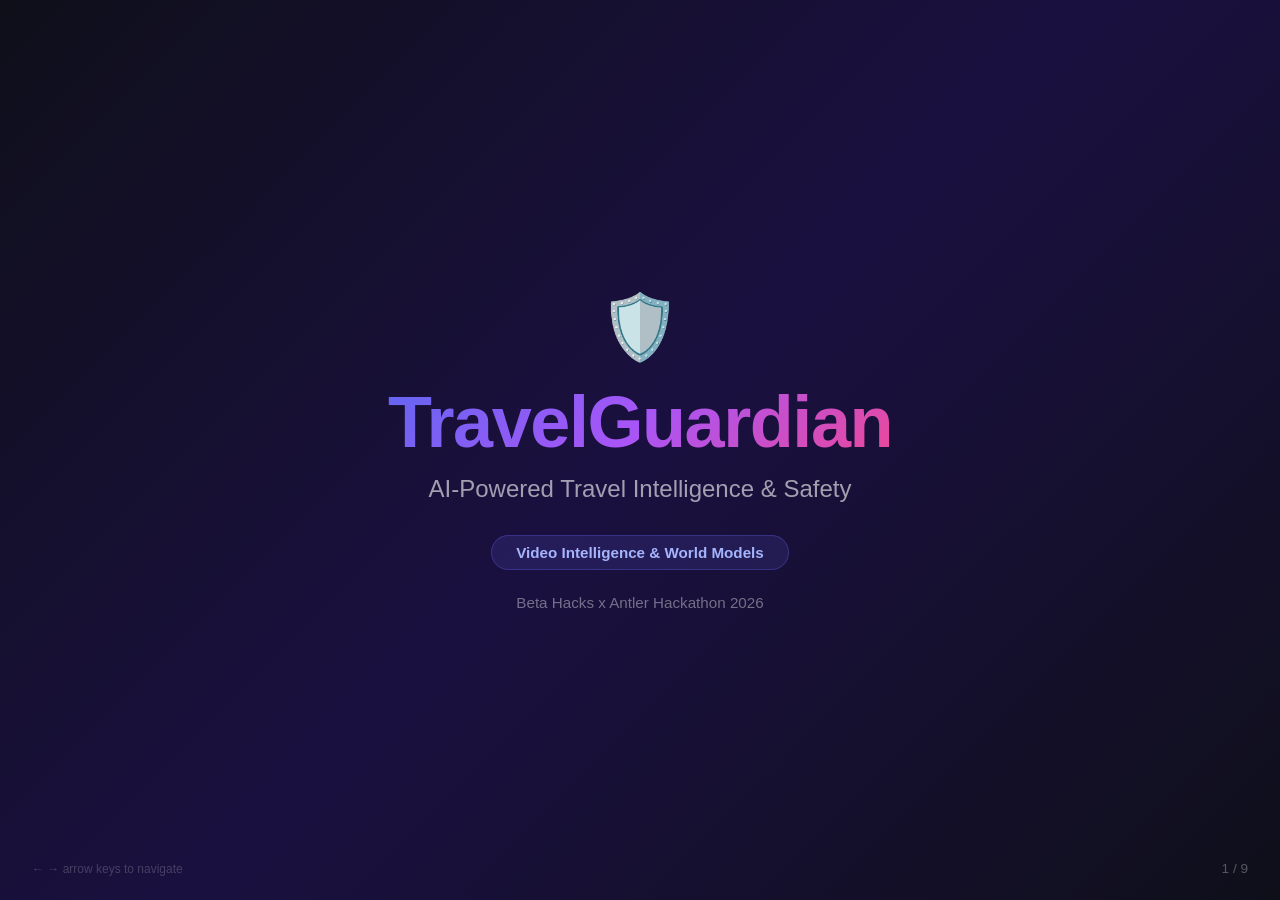
<file: deck.html>
<!DOCTYPE html>
<html lang="en">
<head>
<meta charset="UTF-8">
<meta name="viewport" content="width=device-width, initial-scale=1.0">
<title>TravelGuardian — Pitch Deck</title>
<style>
  * { margin: 0; padding: 0; box-sizing: border-box; }
  @import url('https://fonts.googleapis.com/css2?family=Inter:wght@400;500;600;700;800&display=swap');

  body {
    font-family: 'Inter', -apple-system, BlinkMacSystemFont, sans-serif;
    background: #0f0f1a;
    color: #fff;
    overflow: hidden;
    height: 100vh;
  }

  .deck { position: relative; width: 100vw; height: 100vh; }

  .slide {
    position: absolute;
    inset: 0;
    display: flex;
    flex-direction: column;
    justify-content: center;
    align-items: center;
    padding: 4rem 6rem;
    opacity: 0;
    transform: translateX(60px);
    transition: opacity 0.5s, transform 0.5s;
    pointer-events: none;
  }

  .slide.active {
    opacity: 1;
    transform: translateX(0);
    pointer-events: auto;
  }

  .slide.prev {
    opacity: 0;
    transform: translateX(-60px);
  }

  /* Slide counter */
  .counter {
    position: fixed;
    bottom: 1.5rem;
    right: 2rem;
    font-size: 0.85rem;
    color: rgba(255,255,255,0.3);
    font-weight: 500;
    z-index: 100;
  }

  .nav-hint {
    position: fixed;
    bottom: 1.5rem;
    left: 2rem;
    font-size: 0.75rem;
    color: rgba(255,255,255,0.2);
    z-index: 100;
  }

  /* ---- Slide Styles ---- */

  /* Title Slide */
  .slide-title {
    background: linear-gradient(135deg, #0f0f1a 0%, #1a1040 50%, #0f0f1a 100%);
    text-align: center;
  }

  .slide-title .logo { font-size: 4rem; margin-bottom: 1rem; }

  .slide-title h1 {
    font-size: 4.5rem;
    font-weight: 800;
    background: linear-gradient(135deg, #6366f1, #a855f7, #ec4899);
    -webkit-background-clip: text;
    -webkit-text-fill-color: transparent;
    margin-bottom: 0.75rem;
    letter-spacing: -0.02em;
  }

  .slide-title .subtitle {
    font-size: 1.5rem;
    color: rgba(255,255,255,0.6);
    font-weight: 400;
    margin-bottom: 2rem;
  }

  .slide-title .track-badge {
    display: inline-block;
    padding: 0.5rem 1.5rem;
    border-radius: 50px;
    background: rgba(99, 102, 241, 0.15);
    border: 1px solid rgba(99, 102, 241, 0.3);
    color: #a5b4fc;
    font-size: 0.95rem;
    font-weight: 600;
    margin-bottom: 1.5rem;
  }

  .slide-title .team {
    color: rgba(255,255,255,0.4);
    font-size: 0.95rem;
  }

  /* Problem Slide */
  .slide-problem {
    background: linear-gradient(135deg, #1a0a0a 0%, #0f0f1a 100%);
    text-align: left;
    align-items: flex-start;
  }

  .slide-problem .tag {
    font-size: 0.85rem;
    font-weight: 700;
    text-transform: uppercase;
    letter-spacing: 0.15em;
    color: #f87171;
    margin-bottom: 1rem;
  }

  .slide-problem h2 {
    font-size: 3rem;
    font-weight: 800;
    margin-bottom: 2rem;
    line-height: 1.2;
    max-width: 800px;
  }

  .pain-points {
    display: flex;
    flex-direction: column;
    gap: 1.25rem;
    max-width: 700px;
  }

  .pain-point {
    display: flex;
    align-items: flex-start;
    gap: 1rem;
    font-size: 1.2rem;
    color: rgba(255,255,255,0.8);
    line-height: 1.5;
  }

  .pain-point .icon { font-size: 1.5rem; flex-shrink: 0; }

  /* Solution Slide */
  .slide-solution {
    background: linear-gradient(135deg, #0a1a0a 0%, #0f0f1a 100%);
    text-align: left;
    align-items: flex-start;
  }

  .slide-solution .tag {
    font-size: 0.85rem;
    font-weight: 700;
    text-transform: uppercase;
    letter-spacing: 0.15em;
    color: #4ade80;
    margin-bottom: 1rem;
  }

  .slide-solution h2 {
    font-size: 3rem;
    font-weight: 800;
    margin-bottom: 2rem;
    line-height: 1.2;
  }

  .features {
    display: grid;
    grid-template-columns: 1fr 1fr 1fr;
    gap: 1.5rem;
    width: 100%;
    max-width: 1000px;
  }

  .feature-card {
    background: rgba(255,255,255,0.05);
    border: 1px solid rgba(255,255,255,0.08);
    border-radius: 16px;
    padding: 1.75rem;
    transition: transform 0.2s;
  }

  .feature-card:hover { transform: translateY(-4px); }

  .feature-card .feat-icon { font-size: 2rem; margin-bottom: 0.75rem; }

  .feature-card h3 {
    font-size: 1.15rem;
    font-weight: 700;
    margin-bottom: 0.5rem;
  }

  .feature-card p {
    font-size: 0.9rem;
    color: rgba(255,255,255,0.6);
    line-height: 1.5;
  }

  /* How It Works */
  .slide-how {
    background: linear-gradient(135deg, #0f0f1a 0%, #0a0a2a 100%);
    text-align: left;
    align-items: flex-start;
  }

  .slide-how .tag {
    font-size: 0.85rem;
    font-weight: 700;
    text-transform: uppercase;
    letter-spacing: 0.15em;
    color: #818cf8;
    margin-bottom: 1rem;
  }

  .slide-how h2 {
    font-size: 2.75rem;
    font-weight: 800;
    margin-bottom: 2.5rem;
  }

  .flow-steps {
    display: flex;
    gap: 1rem;
    width: 100%;
    max-width: 1100px;
    align-items: stretch;
  }

  .flow-step {
    flex: 1;
    background: rgba(255,255,255,0.04);
    border: 1px solid rgba(255,255,255,0.08);
    border-radius: 16px;
    padding: 1.5rem;
    position: relative;
    text-align: center;
  }

  .flow-step .step-num {
    position: absolute;
    top: -12px;
    left: 50%;
    transform: translateX(-50%);
    background: #6366f1;
    width: 28px;
    height: 28px;
    border-radius: 50%;
    display: flex;
    align-items: center;
    justify-content: center;
    font-size: 0.8rem;
    font-weight: 700;
  }

  .flow-step .step-icon { font-size: 2rem; margin: 0.75rem 0; }
  .flow-step h4 { font-size: 1rem; font-weight: 700; margin-bottom: 0.5rem; }
  .flow-step p { font-size: 0.8rem; color: rgba(255,255,255,0.5); line-height: 1.4; }

  .flow-arrow {
    display: flex;
    align-items: center;
    font-size: 1.5rem;
    color: rgba(255,255,255,0.2);
    flex-shrink: 0;
  }

  /* Tech Stack */
  .slide-stack {
    background: linear-gradient(135deg, #0f0f1a 0%, #1a1030 100%);
    text-align: left;
    align-items: flex-start;
  }

  .slide-stack .tag {
    font-size: 0.85rem;
    font-weight: 700;
    text-transform: uppercase;
    letter-spacing: 0.15em;
    color: #c084fc;
    margin-bottom: 1rem;
  }

  .slide-stack h2 {
    font-size: 2.75rem;
    font-weight: 800;
    margin-bottom: 2rem;
  }

  .stack-grid {
    display: grid;
    grid-template-columns: 1fr 1fr;
    gap: 1.25rem;
    width: 100%;
    max-width: 900px;
  }

  .stack-item {
    background: rgba(255,255,255,0.04);
    border: 1px solid rgba(255,255,255,0.08);
    border-radius: 12px;
    padding: 1.25rem 1.5rem;
    display: flex;
    align-items: center;
    gap: 1rem;
  }

  .stack-item .stack-icon { font-size: 1.75rem; flex-shrink: 0; }
  .stack-item h4 { font-size: 1rem; font-weight: 700; margin-bottom: 0.15rem; }
  .stack-item p { font-size: 0.8rem; color: rgba(255,255,255,0.5); }

  .butterbase-highlight {
    margin-top: 1.5rem;
    background: rgba(99, 102, 241, 0.1);
    border: 1px solid rgba(99, 102, 241, 0.25);
    border-radius: 12px;
    padding: 1.25rem 1.5rem;
    max-width: 900px;
    width: 100%;
  }

  .butterbase-highlight h4 {
    font-size: 1rem;
    color: #a5b4fc;
    margin-bottom: 0.5rem;
  }

  .bb-features {
    display: flex;
    flex-wrap: wrap;
    gap: 0.5rem;
  }

  .bb-feat {
    padding: 0.3rem 0.75rem;
    border-radius: 6px;
    background: rgba(99, 102, 241, 0.15);
    color: #c7d2fe;
    font-size: 0.8rem;
    font-weight: 500;
  }

  /* Architecture Slide */
  .slide-arch {
    background: linear-gradient(135deg, #0a0f1a 0%, #0f0f1a 100%);
    text-align: left;
    align-items: flex-start;
  }

  .slide-arch .tag {
    font-size: 0.85rem;
    font-weight: 700;
    text-transform: uppercase;
    letter-spacing: 0.15em;
    color: #f59e0b;
    margin-bottom: 1rem;
  }

  .slide-arch h2 {
    font-size: 2.75rem;
    font-weight: 800;
    margin-bottom: 1.5rem;
  }

  .arch-diagram {
    display: flex;
    gap: 1.5rem;
    width: 100%;
    align-items: stretch;
  }

  .arch-col {
    flex: 1;
    display: flex;
    flex-direction: column;
    gap: 0.6rem;
  }

  .arch-col-header {
    font-size: 0.8rem;
    font-weight: 700;
    text-transform: uppercase;
    letter-spacing: 0.1em;
    color: rgba(255,255,255,0.4);
    text-align: center;
    margin-bottom: 0.25rem;
  }

  .arch-box {
    background: rgba(255,255,255,0.04);
    border: 1px solid rgba(255,255,255,0.1);
    border-radius: 10px;
    padding: 0.7rem 0.9rem;
    display: flex;
    align-items: center;
    gap: 0.6rem;
    font-size: 0.8rem;
  }

  .arch-box .ab-icon { font-size: 1.1rem; flex-shrink: 0; }
  .arch-box strong { font-weight: 700; }
  .arch-box span { color: rgba(255,255,255,0.5); font-size: 0.72rem; }

  .arch-box.highlight {
    border-color: rgba(99,102,241,0.4);
    background: rgba(99,102,241,0.08);
  }

  .arch-connector {
    display: flex;
    flex-direction: column;
    justify-content: center;
    align-items: center;
    gap: 0.5rem;
    color: rgba(255,255,255,0.15);
    font-size: 1.5rem;
    flex-shrink: 0;
    width: 40px;
  }

  .arch-connector .conn-label {
    font-size: 0.55rem;
    text-transform: uppercase;
    letter-spacing: 0.1em;
    color: rgba(255,255,255,0.25);
    writing-mode: vertical-rl;
    transform: rotate(180deg);
  }

  /* Memory Slide */
  .slide-memory {
    background: linear-gradient(135deg, #0f1a1a 0%, #0f0f1a 100%);
    text-align: left;
    align-items: flex-start;
  }

  .slide-memory .tag {
    font-size: 0.85rem;
    font-weight: 700;
    text-transform: uppercase;
    letter-spacing: 0.15em;
    color: #2dd4bf;
    margin-bottom: 1rem;
  }

  .slide-memory h2 {
    font-size: 2.75rem;
    font-weight: 800;
    margin-bottom: 2rem;
  }

  .memory-layers {
    display: flex;
    flex-direction: column;
    gap: 1rem;
    width: 100%;
    max-width: 900px;
  }

  .memory-layer {
    display: flex;
    align-items: center;
    gap: 1.25rem;
    background: rgba(255,255,255,0.04);
    border: 1px solid rgba(255,255,255,0.08);
    border-radius: 12px;
    padding: 1.1rem 1.5rem;
  }

  .memory-layer .ml-icon { font-size: 1.5rem; flex-shrink: 0; }
  .memory-layer h4 { font-size: 1rem; font-weight: 700; margin-bottom: 0.1rem; }
  .memory-layer p { font-size: 0.8rem; color: rgba(255,255,255,0.5); }

  /* Demo Slide */
  .slide-demo {
    background: linear-gradient(135deg, #0f0f1a 0%, #1a1040 50%, #0f0f1a 100%);
    text-align: center;
  }

  .slide-demo h2 {
    font-size: 3.5rem;
    font-weight: 800;
    margin-bottom: 1rem;
    background: linear-gradient(135deg, #6366f1, #a855f7);
    -webkit-background-clip: text;
    -webkit-text-fill-color: transparent;
  }

  .slide-demo .demo-url {
    font-size: 1.5rem;
    color: rgba(255,255,255,0.6);
    margin-bottom: 2rem;
  }

  .slide-demo .demo-url a {
    color: #a5b4fc;
    text-decoration: none;
  }

  .demo-points {
    display: flex;
    gap: 2rem;
    margin-top: 1rem;
  }

  .demo-point {
    text-align: center;
  }

  .demo-point .dp-icon { font-size: 2.5rem; margin-bottom: 0.5rem; }
  .demo-point h4 { font-size: 1rem; font-weight: 600; }
  .demo-point p { font-size: 0.8rem; color: rgba(255,255,255,0.5); margin-top: 0.25rem; }

  /* CTA / Closing */
  .slide-cta {
    background: linear-gradient(135deg, #1a1040 0%, #0f0f1a 50%, #1a1040 100%);
    text-align: center;
  }

  .slide-cta .logo { font-size: 4rem; margin-bottom: 1.5rem; }

  .slide-cta h2 {
    font-size: 3rem;
    font-weight: 800;
    margin-bottom: 1rem;
    background: linear-gradient(135deg, #6366f1, #a855f7, #ec4899);
    -webkit-background-clip: text;
    -webkit-text-fill-color: transparent;
  }

  .slide-cta .tagline {
    font-size: 1.25rem;
    color: rgba(255,255,255,0.5);
    margin-bottom: 2.5rem;
    max-width: 600px;
  }

  .cta-stats {
    display: flex;
    gap: 3rem;
    margin-bottom: 2rem;
  }

  .cta-stat { text-align: center; }
  .cta-stat .num {
    font-size: 2.5rem;
    font-weight: 800;
    color: #a5b4fc;
  }
  .cta-stat .label {
    font-size: 0.85rem;
    color: rgba(255,255,255,0.4);
    margin-top: 0.25rem;
  }

  .slide-cta .team-info {
    color: rgba(255,255,255,0.3);
    font-size: 0.9rem;
    margin-top: 1.5rem;
  }
</style>
</head>
<body>

<div class="deck" id="deck">

  <!-- Slide 1: Title -->
  <div class="slide slide-title active" data-index="0">
    <div class="logo">🛡️</div>
    <h1>TravelGuardian</h1>
    <p class="subtitle">AI-Powered Travel Intelligence & Safety</p>
    <div class="track-badge">Video Intelligence & World Models</div>
    <p class="team">Beta Hacks x Antler Hackathon 2026</p>
  </div>

  <!-- Slide 2: Problem -->
  <div class="slide slide-problem" data-index="1">
    <div class="tag">The Problem</div>
    <h2>Travelers explore blind.</h2>
    <div class="pain-points">
      <div class="pain-point">
        <span class="icon">😰</span>
        <span><strong>No context</strong> — you're standing in front of a landmark but don't know its significance, history, or what's nearby</span>
      </div>
      <div class="pain-point">
        <span class="icon">🔄</span>
        <span><strong>No memory</strong> — every trip starts from zero. Apps don't remember your preferences, past visits, or what you liked</span>
      </div>
      <div class="pain-point">
        <span class="icon">📵</span>
        <span><strong>No safety link</strong> — family and friends have no idea where you are or if you're safe while traveling</span>
      </div>
    </div>
  </div>

  <!-- Slide 3: Solution -->
  <div class="slide slide-solution" data-index="2">
    <div class="tag">The Solution</div>
    <h2>Your AI travel companion that sees, remembers, and protects.</h2>
    <div class="features">
      <div class="feature-card">
        <div class="feat-icon">📸</div>
        <h3>Snap & Understand</h3>
        <p>Point at any landmark. AI identifies the place, explains its significance, and surfaces safety tips and nearby attractions.</p>
      </div>
      <div class="feature-card">
        <div class="feat-icon">🧠</div>
        <h3>Smart Context</h3>
        <p>Chat with an AI that remembers your preferences, past visits, and conversations. Gets smarter with every trip.</p>
      </div>
      <div class="feature-card">
        <div class="feat-icon">🛡️</div>
        <h3>Guardian Ping</h3>
        <p>Real-time safety check-ins sent to a guardian's dashboard. AI-generated location summaries via WebSockets.</p>
      </div>
    </div>
  </div>

  <!-- Slide 4: How it Works -->
  <div class="slide slide-how" data-index="3">
    <div class="tag">How It Works</div>
    <h2>Four-step flow</h2>
    <div class="flow-steps">
      <div class="flow-step">
        <div class="step-num">1</div>
        <div class="step-icon">🏛️</div>
        <h4>Browse</h4>
        <p>Pick a landmark from the gallery or search by city/country</p>
      </div>
      <div class="flow-arrow">→</div>
      <div class="flow-step">
        <div class="step-num">2</div>
        <div class="step-icon">🤖</div>
        <h4>Analyze</h4>
        <p>AI vision model identifies the scene, history, and safety info</p>
      </div>
      <div class="flow-arrow">→</div>
      <div class="flow-step">
        <div class="step-num">3</div>
        <div class="step-icon">💬</div>
        <h4>Chat & Plan</h4>
        <p>Ask follow-ups, build a day plan, get restaurant suggestions</p>
      </div>
      <div class="flow-arrow">→</div>
      <div class="flow-step">
        <div class="step-num">4</div>
        <div class="step-icon">🛡️</div>
        <h4>Check-in</h4>
        <p>Send safety pings to guardian dashboard in real-time</p>
      </div>
    </div>
  </div>

  <!-- Slide 5: Tech Stack & Butterbase -->
  <div class="slide slide-stack" data-index="4">
    <div class="tag">Tech Stack</div>
    <h2>Built on Butterbase</h2>
    <div class="stack-grid">
      <div class="stack-item">
        <span class="stack-icon">🧠</span>
        <div>
          <h4>AI Gateway</h4>
          <p>Gemini 2.5 Flash via Butterbase AI — zero infra vision model</p>
        </div>
      </div>
      <div class="stack-item">
        <span class="stack-icon">🗃️</span>
        <div>
          <h4>Database</h4>
          <p>7 tables — landmarks, plans, visits, check-ins, conversations</p>
        </div>
      </div>
      <div class="stack-item">
        <span class="stack-icon">⚡</span>
        <div>
          <h4>KV Store</h4>
          <p>Analysis cache, visit counters, conversation memory</p>
        </div>
      </div>
      <div class="stack-item">
        <span class="stack-icon">🔌</span>
        <div>
          <h4>Realtime WebSockets</h4>
          <p>Live guardian dashboard with instant safety alerts</p>
        </div>
      </div>
    </div>
    <div class="butterbase-highlight">
      <h4>Butterbase Features Used</h4>
      <div class="bb-features">
        <span class="bb-feat">Database</span>
        <span class="bb-feat">AI Gateway</span>
        <span class="bb-feat">KV Store</span>
        <span class="bb-feat">Realtime</span>
        <span class="bb-feat">Auth</span>
        <span class="bb-feat">Storage</span>
        <span class="bb-feat">Frontend Deploy</span>
        <span class="bb-feat">MCP</span>
      </div>
    </div>
  </div>

  <!-- Slide 6: Architecture -->
  <div class="slide slide-arch" data-index="5">
    <div class="tag">Architecture</div>
    <h2>How it's built</h2>
    <div class="arch-diagram">

      <div class="arch-col">
        <div class="arch-col-header">Frontend</div>
        <div class="arch-box"><span class="ab-icon">⚛️</span><div><strong>React + Vite</strong><br><span>Gallery, Explore, Chat, Guardian</span></div></div>
        <div class="arch-box"><span class="ab-icon">📸</span><div><strong>Photo Upload</strong><br><span>Camera → Butterbase Storage</span></div></div>
        <div class="arch-box"><span class="ab-icon">🔐</span><div><strong>Auth</strong><br><span>Signup/Login → personalized memory</span></div></div>
        <div class="arch-box"><span class="ab-icon">🌐</span><div><strong>Deployed</strong><br><span>butterbase.dev CDN</span></div></div>
      </div>

      <div class="arch-connector">
        <span>→</span>
        <span class="conn-label">REST + WS</span>
        <span>←</span>
      </div>

      <div class="arch-col">
        <div class="arch-col-header">Butterbase Backend</div>
        <div class="arch-box highlight"><span class="ab-icon">🤖</span><div><strong>AI Gateway</strong><br><span>Gemini 2.5 Flash — vision + chat</span></div></div>
        <div class="arch-box highlight"><span class="ab-icon">🗃️</span><div><strong>PostgreSQL</strong><br><span>7 tables: landmarks, plans, visits, check-ins</span></div></div>
        <div class="arch-box highlight"><span class="ab-icon">⚡</span><div><strong>KV Store</strong><br><span>Cache, counters, conversation memory</span></div></div>
        <div class="arch-box highlight"><span class="ab-icon">📡</span><div><strong>Realtime WS</strong><br><span>Live safety alerts → guardian device</span></div></div>
      </div>

      <div class="arch-connector">
        <span>→</span>
        <span class="conn-label">Data Flow</span>
        <span>←</span>
      </div>

      <div class="arch-col">
        <div class="arch-col-header">Intelligence Layer</div>
        <div class="arch-box"><span class="ab-icon">👁️</span><div><strong>Scene Analysis</strong><br><span>Photo → place ID, significance, safety</span></div></div>
        <div class="arch-box"><span class="ab-icon">🧠</span><div><strong>Memory Engine</strong><br><span>Preferences, visits, conversations persist</span></div></div>
        <div class="arch-box"><span class="ab-icon">🎯</span><div><strong>Personalization</strong><br><span>Extract prefs from chat → tailor responses</span></div></div>
        <div class="arch-box"><span class="ab-icon">🛡️</span><div><strong>Safety Pipeline</strong><br><span>AI summary + GPS → guardian in real-time</span></div></div>
      </div>

    </div>
  </div>

  <!-- Slide 7: Persistent Memory -->
  <div class="slide slide-memory" data-index="6">
    <div class="tag">What Makes It Smart</div>
    <h2>3 layers of persistent memory</h2>
    <div class="memory-layers">
      <div class="memory-layer">
        <span class="ml-icon">⚡</span>
        <div>
          <h4>Analysis Cache (KV Store)</h4>
          <p>AI scene analysis is cached per landmark — instant on revisit, saves API calls and cost</p>
        </div>
      </div>
      <div class="memory-layer">
        <span class="ml-icon">🎯</span>
        <div>
          <h4>Preference Learning (KV + DB)</h4>
          <p>AI extracts preferences from chat (cuisine, safety, interests) and tailors future recommendations</p>
        </div>
      </div>
      <div class="memory-layer">
        <span class="ml-icon">💬</span>
        <div>
          <h4>Conversation Memory (KV Store)</h4>
          <p>Chat context persists per landmark — resume conversations across sessions with full history</p>
        </div>
      </div>
      <div class="memory-layer">
        <span class="ml-icon">📋</span>
        <div>
          <h4>Travel Plans & Visit Tracking (DB)</h4>
          <p>Daily itineraries, visit counts, photo storage — your full travel journal persisted</p>
        </div>
      </div>
    </div>
  </div>

  <!-- Slide 8: Live Demo -->
  <div class="slide slide-demo" data-index="7">
    <h2>Live Demo</h2>
    <p class="demo-url"><a href="https://travel-guardian.butterbase.dev" target="_blank">travel-guardian.butterbase.dev</a></p>
    <p class="demo-url" style="font-size:1.1rem; margin-top:-1rem;"><a href="https://github.com/abhijitbetigeri/travel-guardian" target="_blank">github.com/abhijitbetigeri/travel-guardian</a></p>
    <div class="demo-points">
      <div class="demo-point">
        <div class="dp-icon">🏛️</div>
        <h4>71 landmarks</h4>
        <p>12 countries</p>
      </div>
      <div class="demo-point">
        <div class="dp-icon">🤖</div>
        <h4>AI Vision</h4>
        <p>Scene understanding</p>
      </div>
      <div class="demo-point">
        <div class="dp-icon">🧠</div>
        <h4>Persistent Memory</h4>
        <p>Learns preferences</p>
      </div>
      <div class="demo-point">
        <div class="dp-icon">🛡️</div>
        <h4>Guardian Ping</h4>
        <p>Real-time safety</p>
      </div>
    </div>
  </div>

  <!-- Slide 9: Closing -->
  <div class="slide slide-cta" data-index="8">
    <div class="logo">🛡️</div>
    <h2>TravelGuardian</h2>
    <p class="tagline">AI that sees where you are, remembers where you've been, and keeps your loved ones informed.</p>
    <div class="cta-stats">
      <div class="cta-stat">
        <div class="num">8</div>
        <div class="label">Butterbase features</div>
      </div>
      <div class="cta-stat">
        <div class="num">3</div>
        <div class="label">Memory layers</div>
      </div>
      <div class="cta-stat">
        <div class="num">71</div>
        <div class="label">Landmarks</div>
      </div>
      <div class="cta-stat">
        <div class="num">12</div>
        <div class="label">Countries</div>
      </div>
    </div>
    <p class="team-info" style="margin-bottom: 0.5rem;">Beta Hacks x Antler Hackathon 2026</p>
    <p class="team-info"><a href="https://github.com/abhijitbetigeri/travel-guardian" target="_blank" style="color: rgba(255,255,255,0.4); text-decoration: none;">github.com/abhijitbetigeri/travel-guardian</a></p>
  </div>

</div>

<div class="counter" id="counter">1 / 9</div>
<div class="nav-hint">← → arrow keys to navigate</div>

<script>
  let current = 0;
  const slides = document.querySelectorAll('.slide');
  const counter = document.getElementById('counter');
  const total = slides.length;

  function goTo(n) {
    if (n < 0 || n >= total) return;
    slides[current].classList.remove('active');
    slides[current].classList.add(n > current ? 'prev' : '');
    current = n;
    slides.forEach((s, i) => {
      s.classList.remove('active', 'prev');
      if (i === current) s.classList.add('active');
      else if (i < current) s.classList.add('prev');
    });
    counter.textContent = `${current + 1} / ${total}`;
  }

  document.addEventListener('keydown', (e) => {
    if (e.key === 'ArrowRight' || e.key === ' ') { e.preventDefault(); goTo(current + 1); }
    if (e.key === 'ArrowLeft') { e.preventDefault(); goTo(current - 1); }
    if (e.key === 'Home') goTo(0);
    if (e.key === 'End') goTo(total - 1);
  });

  document.addEventListener('click', (e) => {
    if (e.clientX > window.innerWidth / 2) goTo(current + 1);
    else goTo(current - 1);
  });
</script>

</body>
</html>
</file>
